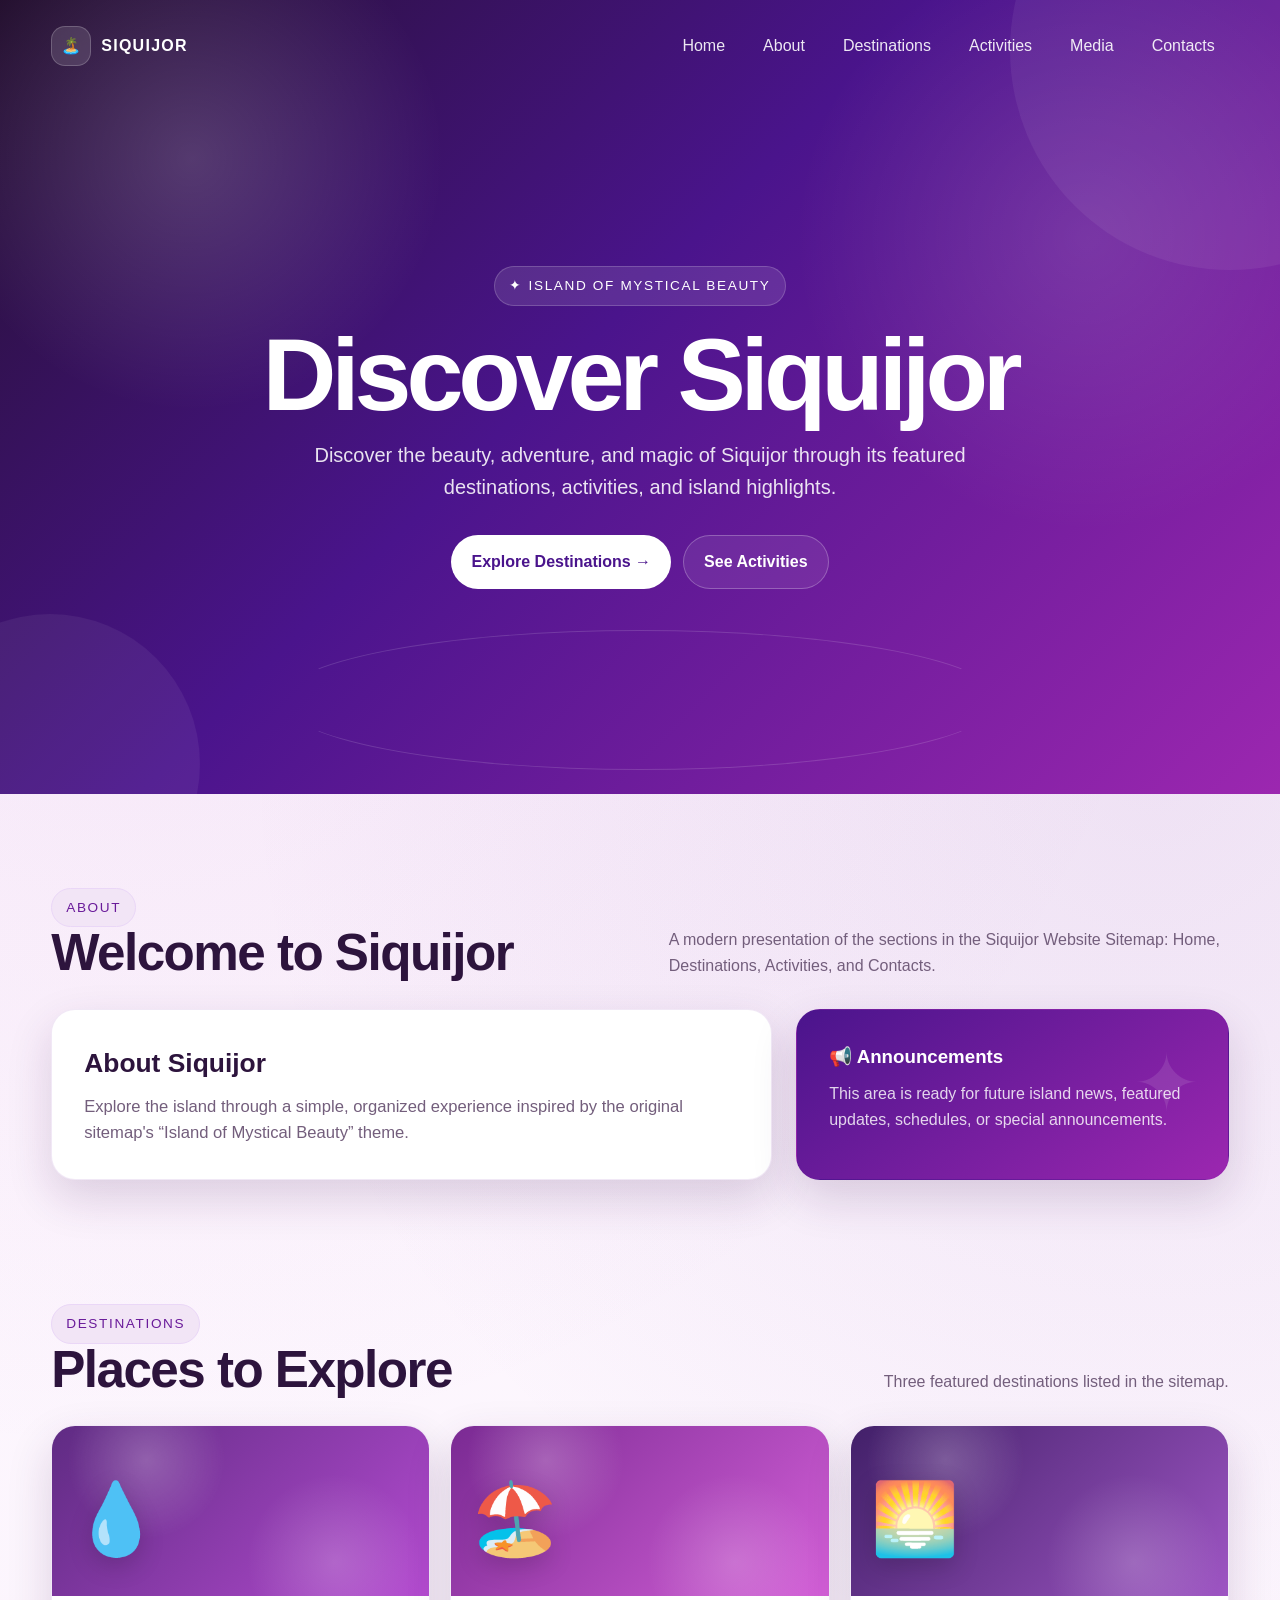
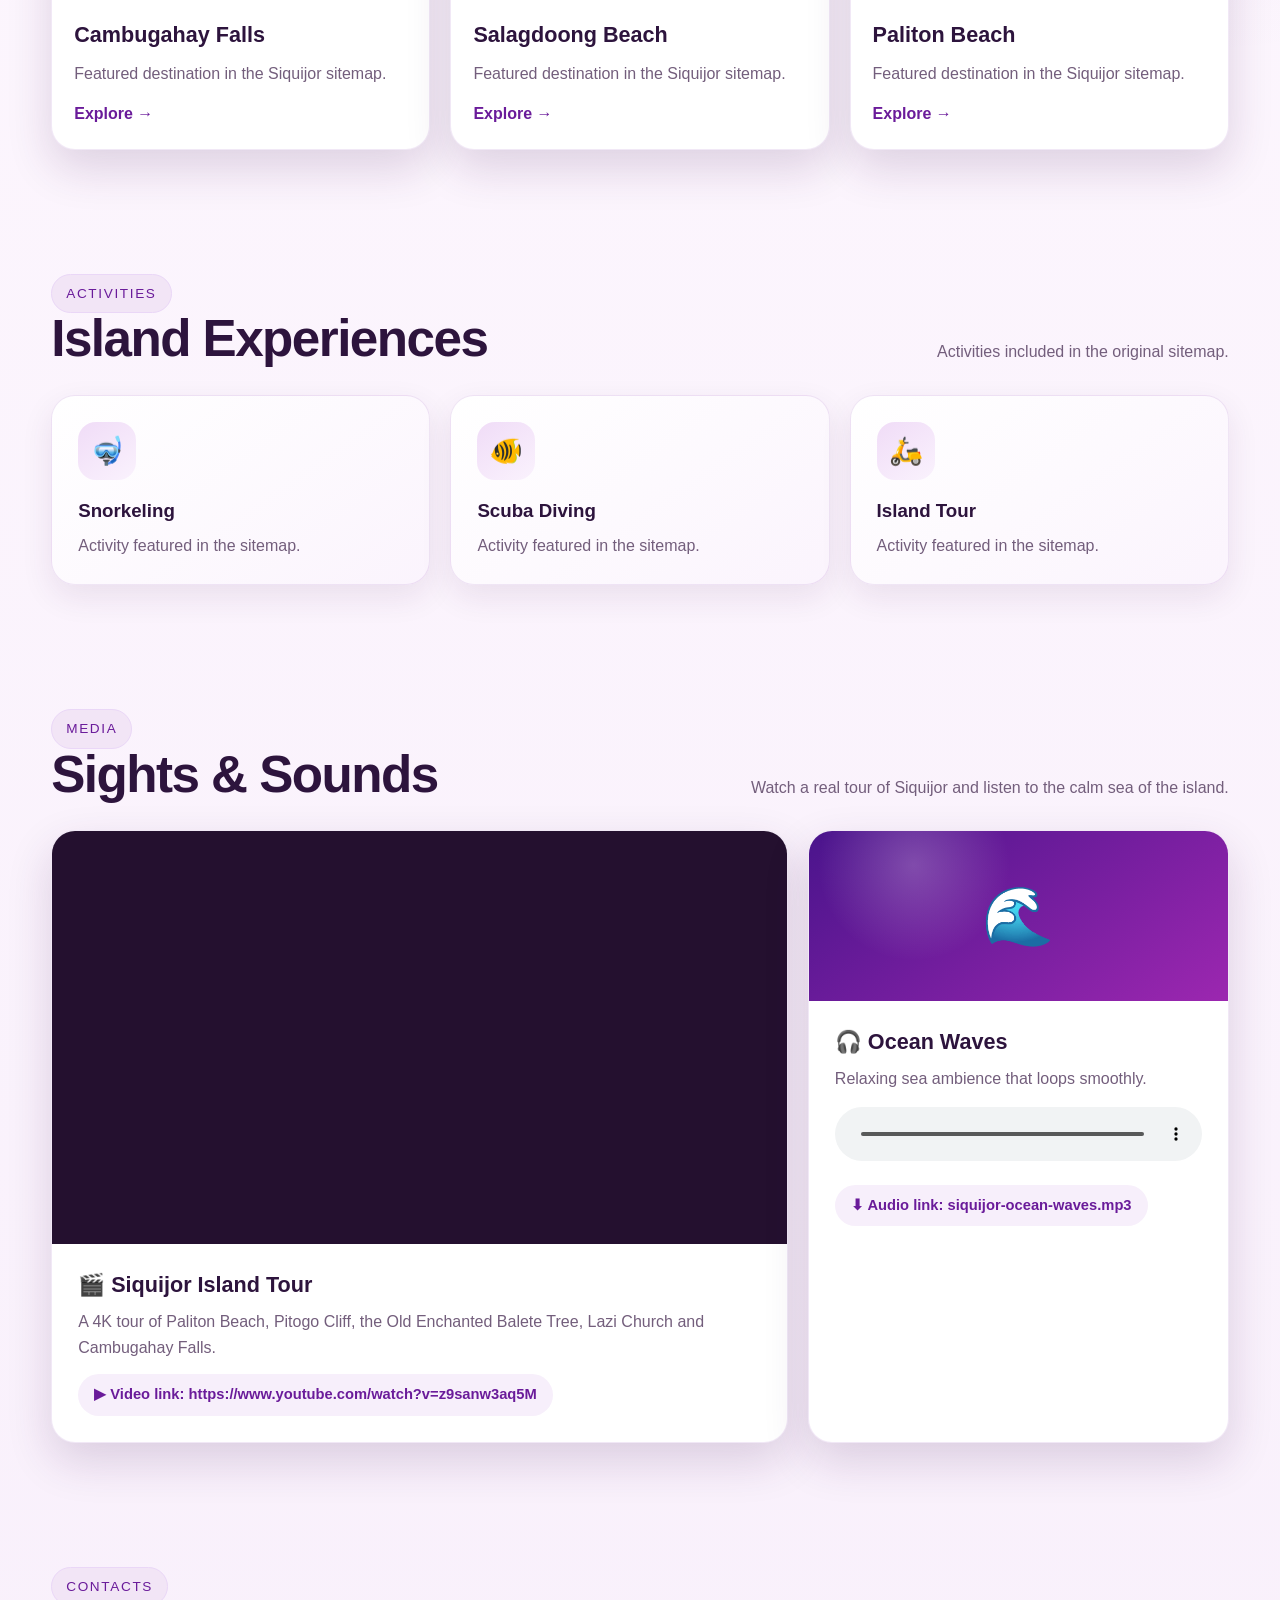
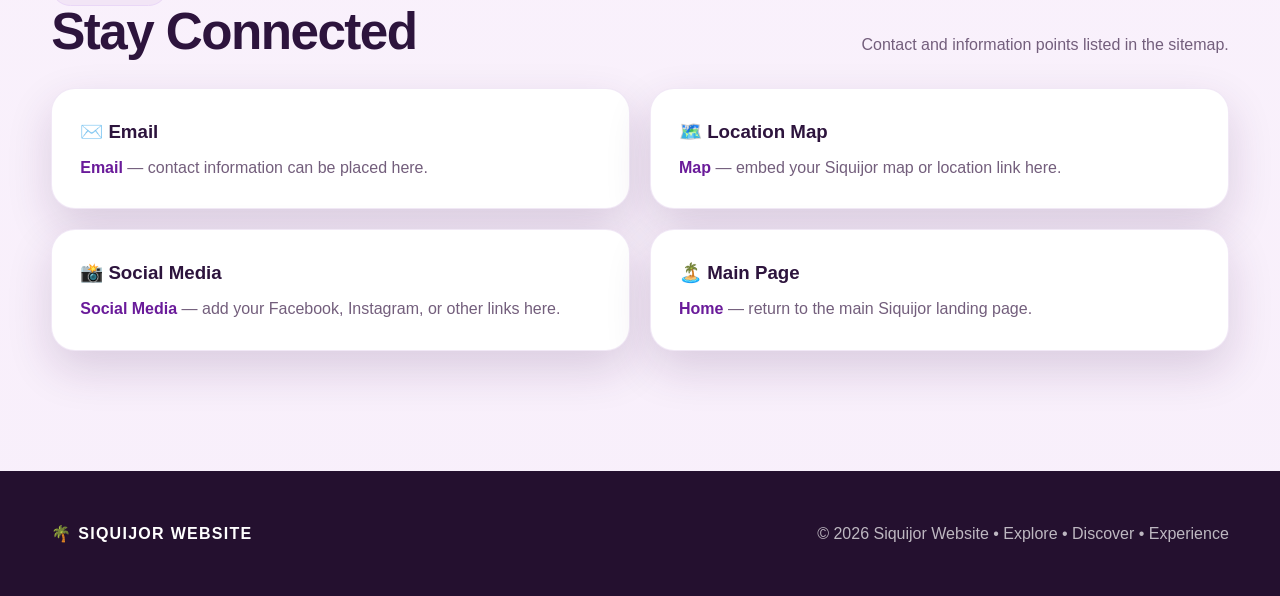
<file: Siquijor_Beautiful_Website.html>
<!DOCTYPE html>
<html lang="en">
<head>
  <meta charset="UTF-8" />
  <meta name="viewport" content="width=device-width, initial-scale=1.0" />
  <meta name="description" content="A beautiful Siquijor travel website inspired by the Siquijor Website Sitemap." />
  <title>Siquijor • Island of Mystical Beauty</title>

  <style>
    :root{
      --purple-950:#24102f;
      --purple-900:#351446;
      --purple-800:#4a148c;
      --purple-700:#6a1b9a;
      --purple-600:#7b1fa2;
      --purple-500:#9c27b0;
      --purple-300:#d7a8e6;
      --purple-100:#f7effb;
      --cream:#fffafc;
      --text:#2d143d;
      --muted:#735e7c;
      --white:#ffffff;
      --shadow:0 18px 45px rgba(64, 20, 83, .16);
      --radius:24px;
      --max:1180px;
    }

    *{box-sizing:border-box;scroll-behavior:smooth}
    body{
      margin:0;
      font-family:Inter,Segoe UI,Arial,sans-serif;
      color:var(--text);
      background:
        radial-gradient(circle at 10% 10%, rgba(156,39,176,.10), transparent 30%),
        radial-gradient(circle at 90% 20%, rgba(106,27,154,.10), transparent 28%),
        linear-gradient(180deg,#fffaff 0%,#f8effb 100%);
      line-height:1.6;
    }
    a{text-decoration:none;color:inherit}
    img{max-width:100%;display:block}

    /* ---------- HEADER ---------- */
    header{
      position:relative;
      overflow:hidden;
      min-height:88vh;
      color:var(--white);
      background:
        radial-gradient(circle at 15% 20%, rgba(255,255,255,.17), transparent 20%),
        radial-gradient(circle at 85% 30%, rgba(255,255,255,.12), transparent 24%),
        linear-gradient(135deg,var(--purple-950),var(--purple-800) 45%,var(--purple-500));
    }

    header::before,
    header::after{
      content:"";
      position:absolute;
      border-radius:50%;
      background:rgba(255,255,255,.06);
      pointer-events:none;
    }
    header::before{width:440px;height:440px;right:-170px;top:-170px}
    header::after{width:300px;height:300px;left:-100px;bottom:-120px}

    .nav{
      position:relative;
      z-index:2;
      width:min(var(--max),92%);
      margin:auto;
      padding:24px 0;
      display:flex;
      align-items:center;
      justify-content:space-between;
      gap:24px;
    }

    .brand{
      font-weight:800;
      letter-spacing:.08em;
      text-transform:uppercase;
      display:flex;
      align-items:center;
      gap:10px;
    }
    .brand-mark{
      width:40px;height:40px;
      display:grid;place-items:center;
      border-radius:14px;
      background:rgba(255,255,255,.13);
      border:1px solid rgba(255,255,255,.2);
      backdrop-filter:blur(10px);
    }

    .nav-links{
      display:flex;
      flex-wrap:wrap;
      gap:10px;
      justify-content:flex-end;
    }
    .nav-links a{
      padding:9px 14px;
      border-radius:999px;
      color:rgba(255,255,255,.9);
      transition:.25s ease;
    }
    .nav-links a:hover{
      background:rgba(255,255,255,.12);
      color:#fff;
      transform:translateY(-2px);
    }

    .hero{
      position:relative;
      z-index:1;
      width:min(var(--max),92%);
      margin:0 auto;
      min-height:calc(88vh - 90px);
      display:grid;
      place-items:center;
      text-align:center;
      padding:50px 0 80px;
    }

    .eyebrow{
      display:inline-flex;
      align-items:center;
      gap:8px;
      padding:8px 14px;
      border-radius:999px;
      background:rgba(255,255,255,.11);
      border:1px solid rgba(255,255,255,.18);
      font-size:.85rem;
      letter-spacing:.12em;
      text-transform:uppercase;
    }

    .hero h1{
      max-width:850px;
      margin:20px auto 16px;
      font-size:clamp(3rem,8vw,6.7rem);
      line-height:.95;
      letter-spacing:-.05em;
    }

    .hero p{
      max-width:720px;
      margin:0 auto;
      font-size:clamp(1rem,2vw,1.25rem);
      color:rgba(255,255,255,.88);
    }

    .hero-actions{
      margin-top:32px;
      display:flex;
      justify-content:center;
      flex-wrap:wrap;
      gap:12px;
    }
    .btn{
      padding:13px 20px;
      border-radius:999px;
      font-weight:700;
      transition:.25s ease;
      display:inline-flex;
      align-items:center;
      gap:9px;
    }
    .btn-primary{
      background:#fff;
      color:var(--purple-800);
    }
    .btn-secondary{
      border:1px solid rgba(255,255,255,.25);
      color:#fff;
      background:rgba(255,255,255,.08);
    }
    .btn:hover{transform:translateY(-3px);box-shadow:0 12px 26px rgba(0,0,0,.14)}

    .hero-orbit{
      position:absolute;
      inset:auto 50% 24px auto;
      transform:translateX(50%);
      width:min(720px,88vw);
      height:140px;
      border-radius:50%;
      border:1px solid rgba(255,255,255,.14);
      border-left-color:transparent;
      border-right-color:transparent;
    }

    /* ---------- MAIN ---------- */
    main{
      width:min(var(--max),92%);
      margin:auto;
    }

    section{
      padding:94px 0 30px;
      scroll-margin-top:80px;
    }

    .section-heading{
      display:flex;
      align-items:end;
      justify-content:space-between;
      gap:20px;
      margin-bottom:30px;
    }
    .section-heading h2{
      margin:0;
      font-size:clamp(2rem,4vw,3.2rem);
      line-height:1;
      letter-spacing:-.03em;
    }
    .section-heading p{
      margin:0;
      max-width:560px;
      color:var(--muted);
    }

    /* ---------- INTRO ---------- */
    .intro{
      display:grid;
      grid-template-columns:1.25fr .75fr;
      gap:24px;
    }
    .intro-card,
    .announcement{
      border-radius:var(--radius);
      padding:32px;
      box-shadow:var(--shadow);
      border:1px solid rgba(123,31,162,.10);
    }
    .intro-card{
      background:#fff;
    }
    .intro-card h3{
      margin:0 0 10px;
      font-size:1.65rem;
    }
    .intro-card p{
      margin:0;
      color:var(--muted);
      font-size:1.04rem;
    }
    .announcement{
      color:#fff;
      background:linear-gradient(145deg,var(--purple-800),var(--purple-500));
      position:relative;
      overflow:hidden;
    }
    .announcement::after{
      content:"✦";
      position:absolute;
      right:28px;top:10px;
      font-size:5rem;
      opacity:.1;
    }
    .announcement h3{margin:0 0 10px}
    .announcement p{margin:0;color:rgba(255,255,255,.82)}

    /* ---------- DESTINATIONS ---------- */
    .cards{
      display:grid;
      grid-template-columns:repeat(3,1fr);
      gap:20px;
    }
    .card{
      position:relative;
      overflow:hidden;
      min-height:290px;
      background:#fff;
      border:1px solid rgba(123,31,162,.10);
      border-radius:var(--radius);
      box-shadow:var(--shadow);
      transition:.3s ease;
    }
    .card:hover{
      transform:translateY(-8px);
      box-shadow:0 24px 55px rgba(64,20,83,.22);
    }

    .card-visual{
      height:170px;
      position:relative;
      display:flex;
      align-items:flex-end;
      padding:20px;
      color:#fff;
      overflow:hidden;
    }
    .card-visual::before{
      content:"";
      position:absolute;
      inset:0;
      background:
        radial-gradient(circle at 25% 20%, rgba(255,255,255,.22), transparent 25%),
        radial-gradient(circle at 75% 80%, rgba(255,255,255,.18), transparent 28%);
    }
    .visual-falls{background:linear-gradient(135deg,#5f2b83,#b44bd0)}
    .visual-beach1{background:linear-gradient(135deg,#7a2a93,#d35fd7)}
    .visual-beach2{background:linear-gradient(135deg,#422069,#9e55c3)}

    .visual-icon{
      position:relative;
      z-index:1;
      font-size:4.4rem;
      filter:drop-shadow(0 8px 12px rgba(0,0,0,.16));
    }

    .card-body{padding:22px}
    .card-body h3{margin:0 0 8px;font-size:1.35rem}
    .card-body p{margin:0;color:var(--muted)}
    .card-link{
      display:inline-flex;
      margin-top:15px;
      color:var(--purple-700);
      font-weight:800;
    }

    /* ---------- ACTIVITIES ---------- */
    .activity-grid{
      display:grid;
      grid-template-columns:repeat(3,1fr);
      gap:20px;
    }
    .activity{
      padding:26px;
      background:linear-gradient(145deg,#fff,#fbf4fd);
      border:1px solid rgba(123,31,162,.11);
      border-radius:var(--radius);
      box-shadow:0 12px 32px rgba(64,20,83,.09);
      transition:.3s ease;
    }
    .activity:hover{transform:translateY(-5px)}
    .activity-icon{
      width:58px;height:58px;
      display:grid;place-items:center;
      border-radius:18px;
      background:linear-gradient(145deg,#f0dcf7,#faf2fd);
      font-size:1.7rem;
      margin-bottom:16px;
    }
    .activity h3{margin:0 0 7px}
    .activity p{margin:0;color:var(--muted)}

    /* ---------- MEDIA (VIDEO + AUDIO) ---------- */
    .media-grid{
      display:grid;
      grid-template-columns:1.4fr .8fr;
      gap:20px;
    }
    .media-card{
      background:#fff;
      border:1px solid rgba(123,31,162,.10);
      border-radius:var(--radius);
      box-shadow:var(--shadow);
      overflow:hidden;
      display:flex;
      flex-direction:column;
    }
    .media-card video{
      width:100%;
      aspect-ratio:16/9;
      background:var(--purple-950);
      display:block;
    }
    .video-frame{aspect-ratio:16/9;background:var(--purple-950)}
    .video-frame iframe{width:100%;height:100%;border:0;display:block}
    .media-body{padding:24px 26px 26px}
    .media-body h3{margin:0 0 6px;font-size:1.35rem}
    .media-body p{margin:0 0 14px;color:var(--muted)}
    .media-link{
      display:inline-flex;
      align-items:center;
      gap:8px;
      padding:9px 16px;
      border-radius:999px;
      background:var(--purple-100);
      color:var(--purple-700);
      font-weight:800;
      font-size:.92rem;
      transition:.25s ease;
    }
    .media-link:hover{background:var(--purple-300);transform:translateY(-2px)}
    .audio-visual{
      height:170px;
      display:grid;
      place-items:center;
      font-size:3.6rem;
      color:#fff;
      background:
        radial-gradient(circle at 25% 20%, rgba(255,255,255,.22), transparent 28%),
        linear-gradient(145deg,var(--purple-800),var(--purple-500));
    }
    .media-card audio{width:100%;margin:2px 0 16px}

    /* ---------- CONTACTS ---------- */
    .contact-grid{
      display:grid;
      grid-template-columns:1fr 1fr;
      gap:20px;
    }
    .contact{
      background:#fff;
      padding:28px;
      border-radius:var(--radius);
      border:1px solid rgba(123,31,162,.10);
      box-shadow:var(--shadow);
    }
    .contact h3{margin:0 0 8px}
    .contact p{margin:0;color:var(--muted)}
    .contact strong{color:var(--purple-700)}

    /* ---------- FOOTER ---------- */
    footer{
      margin-top:90px;
      background:var(--purple-950);
      color:#fff;
      padding:50px 0;
    }
    .footer-inner{
      width:min(var(--max),92%);
      margin:auto;
      display:flex;
      justify-content:space-between;
      align-items:center;
      gap:20px;
      flex-wrap:wrap;
    }
    .footer-inner p{margin:0;color:rgba(255,255,255,.7)}
    .footer-brand{font-weight:800;letter-spacing:.08em}

    /* ---------- FLOATING ELEMENT ---------- */
    .spark{
      position:fixed;
      width:7px;height:7px;
      border-radius:50%;
      background:rgba(156,39,176,.28);
      pointer-events:none;
      animation:float 7s ease-in-out infinite;
      z-index:0;
    }
    .s1{left:5%;top:45%;animation-delay:.5s}
    .s2{right:7%;top:58%;animation-delay:2s}
    .s3{left:12%;top:78%;animation-delay:1s}
    @keyframes float{
      0%,100%{transform:translateY(0)}
      50%{transform:translateY(-20px)}
    }

    @media (max-width:900px){
      .intro,.contact-grid,.media-grid{grid-template-columns:1fr}
      .cards,.activity-grid{grid-template-columns:repeat(2,1fr)}
      .nav{align-items:flex-start;flex-direction:column}
      .nav-links{justify-content:flex-start}
    }

    @media (max-width:620px){
      header{min-height:92vh}
      .cards,.activity-grid{grid-template-columns:1fr}
      .section-heading{display:block}
      .section-heading p{margin-top:12px}
      .hero h1{font-size:3.25rem}
      .intro-card,.announcement,.contact,.activity{padding:24px}
    }
  </style>
</head>

<body>

  <div class="spark s1"></div>
  <div class="spark s2"></div>
  <div class="spark s3"></div>

  <header id="home">
    <div class="nav">
      <a class="brand" href="#home" aria-label="Siquijor home">
        <span class="brand-mark">🏝️</span>
        SIQUIJOR
      </a>

      <nav class="nav-links" aria-label="Main navigation">
        <a href="#home">Home</a>
        <a href="#about">About</a>
        <a href="#destinations">Destinations</a>
        <a href="#activities">Activities</a>
        <a href="#media">Media</a>
        <a href="#contacts">Contacts</a>
      </nav>
    </div>

    <div class="hero">
      <div>
        <span class="eyebrow">✦ Island of Mystical Beauty</span>
        <h1>Discover Siquijor</h1>
        <p>
          Discover the beauty, adventure, and magic of Siquijor through its
          featured destinations, activities, and island highlights.
        </p>

        <div class="hero-actions">
          <a class="btn btn-primary" href="#destinations">Explore Destinations →</a>
          <a class="btn btn-secondary" href="#activities">See Activities</a>
        </div>
      </div>

      <div class="hero-orbit" aria-hidden="true"></div>
    </div>
  </header>

  <main>

    <section id="about">
      <div class="section-heading">
        <div>
          <div class="eyebrow" style="color:#6a1b9a;background:#f2e5f6;border-color:#ead7f7;">ABOUT</div>
          <h2>Welcome to Siquijor</h2>
        </div>
        <p>
          A modern presentation of the sections in the Siquijor Website Sitemap:
          Home, Destinations, Activities, and Contacts.
        </p>
      </div>

      <div class="intro">
        <article class="intro-card">
          <h3>About Siquijor</h3>
          <p>
            Explore the island through a simple, organized experience inspired
            by the original sitemap's “Island of Mystical Beauty” theme.
          </p>
        </article>

        <aside class="announcement">
          <h3>📢 Announcements</h3>
          <p>
            This area is ready for future island news, featured updates,
            schedules, or special announcements.
          </p>
        </aside>
      </div>
    </section>

    <section id="destinations">
      <div class="section-heading">
        <div>
          <div class="eyebrow" style="color:#6a1b9a;background:#f2e5f6;border-color:#ead7f7;">DESTINATIONS</div>
          <h2>Places to Explore</h2>
        </div>
        <p>Three featured destinations listed in the sitemap.</p>
      </div>

      <div class="cards">
        <article class="card">
          <div class="card-visual visual-falls">
            <div class="visual-icon">💧</div>
          </div>
          <div class="card-body">
            <h3>Cambugahay Falls</h3>
            <p>Featured destination in the Siquijor sitemap.</p>
            <a class="card-link" href="#contacts">Explore →</a>
          </div>
        </article>

        <article class="card">
          <div class="card-visual visual-beach1">
            <div class="visual-icon">🏖️</div>
          </div>
          <div class="card-body">
            <h3>Salagdoong Beach</h3>
            <p>Featured destination in the Siquijor sitemap.</p>
            <a class="card-link" href="#contacts">Explore →</a>
          </div>
        </article>

        <article class="card">
          <div class="card-visual visual-beach2">
            <div class="visual-icon">🌅</div>
          </div>
          <div class="card-body">
            <h3>Paliton Beach</h3>
            <p>Featured destination in the Siquijor sitemap.</p>
            <a class="card-link" href="#contacts">Explore →</a>
          </div>
        </article>
      </div>
    </section>

    <section id="activities">
      <div class="section-heading">
        <div>
          <div class="eyebrow" style="color:#6a1b9a;background:#f2e5f6;border-color:#ead7f7;">ACTIVITIES</div>
          <h2>Island Experiences</h2>
        </div>
        <p>Activities included in the original sitemap.</p>
      </div>

      <div class="activity-grid">
        <article class="activity">
          <div class="activity-icon">🤿</div>
          <h3>Snorkeling</h3>
          <p>Activity featured in the sitemap.</p>
        </article>

        <article class="activity">
          <div class="activity-icon">🐠</div>
          <h3>Scuba Diving</h3>
          <p>Activity featured in the sitemap.</p>
        </article>

        <article class="activity">
          <div class="activity-icon">🛵</div>
          <h3>Island Tour</h3>
          <p>Activity featured in the sitemap.</p>
        </article>
      </div>
    </section>

    <section id="media">
      <div class="section-heading">
        <div>
          <div class="eyebrow" style="color:#6a1b9a;background:#f2e5f6;border-color:#ead7f7;">MEDIA</div>
          <h2>Sights &amp; Sounds</h2>
        </div>
        <p>Watch a real tour of Siquijor and listen to the calm sea of the island.</p>
      </div>

      <div class="media-grid">
        <article class="media-card">
          <div class="video-frame">
            <iframe src="https://www.youtube-nocookie.com/embed/z9sanw3aq5M"
                    title="Siquijor island tour: Paliton Beach, Pitogo Cliff, Balete Tree, Lazi Church and Cambugahay Falls"
                    loading="lazy" allowfullscreen
                    allow="accelerometer; autoplay; clipboard-write; encrypted-media; gyroscope; picture-in-picture; web-share"
                    referrerpolicy="strict-origin-when-cross-origin"></iframe>
          </div>
          <div class="media-body">
            <h3>🎬 Siquijor Island Tour</h3>
            <p>A 4K tour of Paliton Beach, Pitogo Cliff, the Old Enchanted Balete Tree, Lazi Church and Cambugahay Falls.</p>
            <a class="media-link" href="https://www.youtube.com/watch?v=z9sanw3aq5M" target="_blank" rel="noopener">▶ Video link: https://www.youtube.com/watch?v=z9sanw3aq5M</a>
          </div>
        </article>

        <article class="media-card">
          <div class="audio-visual" aria-hidden="true">🌊</div>
          <div class="media-body">
            <h3>🎧 Ocean Waves</h3>
            <p>Relaxing sea ambience that loops smoothly.</p>
            <audio id="siquijorAudio" controls loop preload="metadata">
              <source src="[data-uri]" type="audio/mpeg" />
              Your browser does not support the audio element.
            </audio>
            <a class="media-link" id="dlAudio" download="siquijor-ocean-waves.mp3" href="#">⬇ Audio link: siquijor-ocean-waves.mp3</a>
          </div>
        </article>
      </div>
    </section>

    <section id="contacts">
      <div class="section-heading">
        <div>
          <div class="eyebrow" style="color:#6a1b9a;background:#f2e5f6;border-color:#ead7f7;">CONTACTS</div>
          <h2>Stay Connected</h2>
        </div>
        <p>Contact and information points listed in the sitemap.</p>
      </div>

      <div class="contact-grid">
        <article class="contact">
          <h3>✉️ Email</h3>
          <p><strong>Email</strong> — contact information can be placed here.</p>
        </article>

        <article class="contact">
          <h3>🗺️ Location Map</h3>
          <p><strong>Map</strong> — embed your Siquijor map or location link here.</p>
        </article>

        <article class="contact">
          <h3>📸 Social Media</h3>
          <p><strong>Social Media</strong> — add your Facebook, Instagram, or other links here.</p>
        </article>

        <article class="contact">
          <h3>🏝️ Main Page</h3>
          <p><strong>Home</strong> — return to the main Siquijor landing page.</p>
        </article>
      </div>
    </section>

  </main>

  <footer>
    <div class="footer-inner">
      <div class="footer-brand">🌴 SIQUIJOR WEBSITE</div>
      <p>© 2026 Siquijor Website • Explore • Discover • Experience</p>
    </div>
  </footer>


  <script>
    // Point the audio download link at the embedded audio file
    (function(){
      var a=document.querySelector('#siquijorAudio source');
      if(a) document.getElementById('dlAudio').href=a.src;
    })();
  </script>

</body>
</html>
</file>
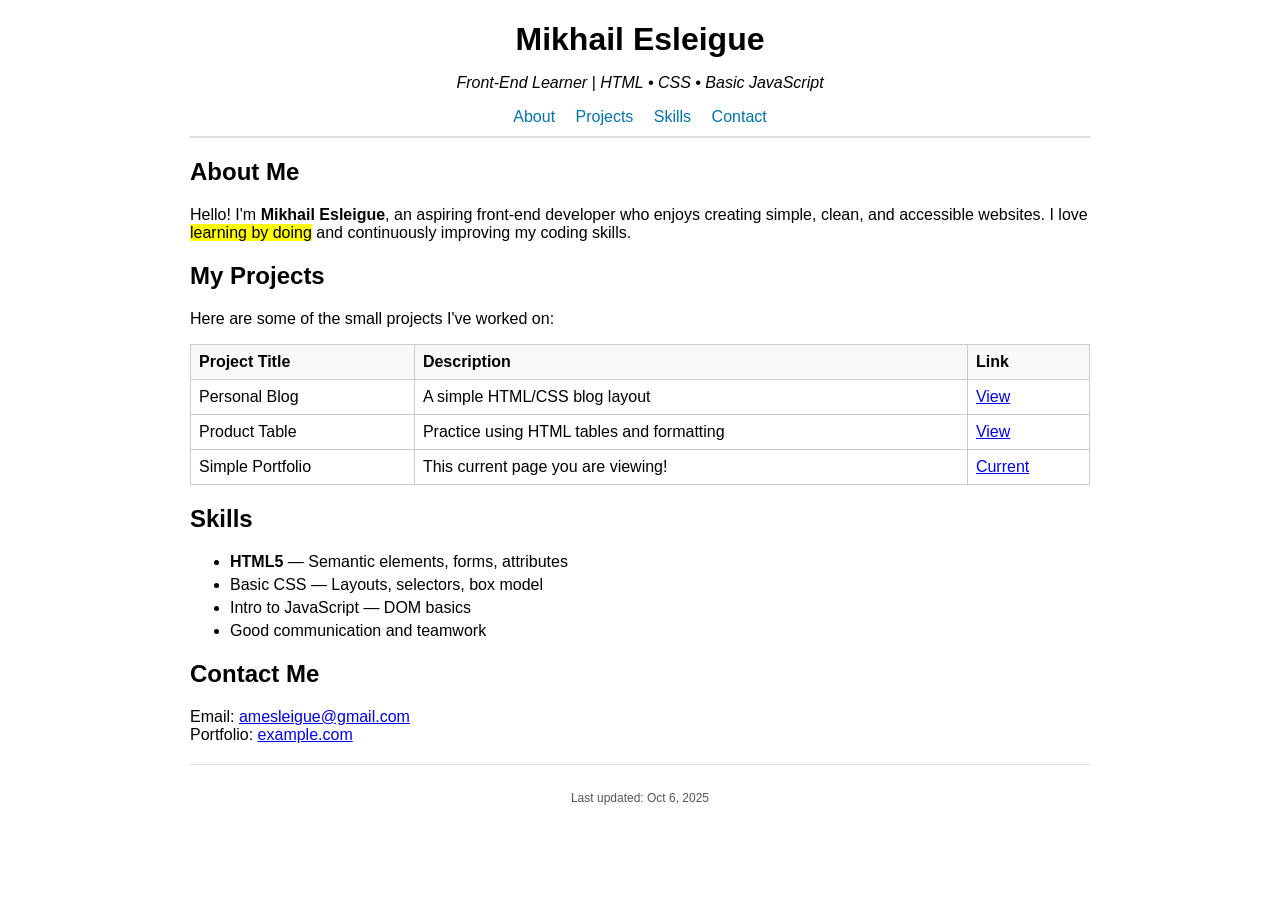
<file: HTML/About Me 2.html>
<!DOCTYPE html>
<html>

<html>
<head>
  <meta charset="utf-8">
  <meta name="viewport" content="width=device-width, initial-scale=1">
  <title>Untitled fiddle</title>

  <style>
    
  </style>

  
</head>
<body>
  <!DOCTYPE html>
<html lang="en">
<head>
<meta charset="utf-8">
<meta name="viewport" content="width=device-width, initial-scale=1">
<title>My Portfolio - Task 2</title>
<style>
body { font-family: Arial, Helvetica, sans-serif; max-width: 900px; margin: 20px auto; line-
height: 1.6; }
header { text-align: center; border-bottom: 2px solid #ddd; padding-bottom: 10px; margin-
bottom: 20px; }
header h1 { margin-bottom: 5px; }
nav a { margin: 0 8px; text-decoration: none; color: #0073aa; }
nav a:hover { text-decoration: underline; }
section { margin-bottom: 20px; }
table { width: 100%; border-collapse: collapse; margin-top: 10px; }
th, td { border: 1px solid #ccc; padding: 8px; text-align: left; }
th { background-color: #f9f9f9; }
.skills li { margin-bottom: 5px; }
footer { text-align: center; border-top: 1px solid #ddd; padding-top: 10px; font-size: 0.9em;
color: #555; }
</style>
</head>
<body>
<header>
<h1 id="portfolio-name">Mikhail Esleigue</h1>
<p><em>Front-End Learner | HTML • CSS • Basic JavaScript</em></p>
<nav>
<a href="#about" title="Go to About section">About</a>
<a href="#projects" title="Go to Projects section">Projects</a>
<a href="#skills" title="Go to Skills section">Skills</a>
<a href="#contact" title="Go to Contact section">Contact</a>
</nav>
</header>
<section id="about">
<h2>About Me</h2>
<p>Hello! I'm <strong>Mikhail Esleigue</strong>, an aspiring front-end developer who enjoys creating
simple, clean, and accessible websites. I love <mark>learning by doing</mark> and
continuously improving my coding skills.</p>
</section>
<section id="projects">
<h2>My Projects</h2>
<p>Here are some of the small projects I've worked on:</p>
<table>
<thead>
<tr>
<th>Project Title</th>
<th>Description</th>
<th>Link</th>
</tr>
</thead>
<tbody>
<tr>
<td>Personal Blog</td>
<td>A simple HTML/CSS blog layout</td>
<td><a href="https://example.com/blog" target="_blank" title="Open Blog
project">View</a></td>
</tr>
<tr>
<td>Product Table</td>
<td>Practice using HTML tables and formatting</td>
<td><a href="https://example.com/table" target="_blank" title="Open Table
project">View</a></td>
</tr>
<tr>
<td>Simple Portfolio</td>
<td>This current page you are viewing!</td>
<td><a href="#top" title="You are here">Current</a></td>
</tr>
</tbody>
</table>
</section>
<section id="skills">
<h2>Skills</h2>
<ul class="skills">
<li><strong>HTML5</strong> — Semantic elements, forms, attributes</li>
<li>Basic CSS — Layouts, selectors, box model</li>
<li>Intro to JavaScript — DOM basics</li>
<li>Good communication and teamwork</li>
</ul>
</section>
<section id="contact">
<h2>Contact Me</h2>
<p>

Email:
<a href="amesleigue@gmail.com" title="Send me an
email">amesleigue@gmail.com</a><br>
Portfolio:
<a href="https://example.com" target="_blank" title="Visit my main portfolio
site">example.com</a>
</p>

</section>
<footer>
<p><small>Last updated: <time datetime="2025-10-06">Oct 6, 2025</time></small></p>
</footer>
</body>
</html>

  <script>
    
  </script>
</body>
</html>
</file>
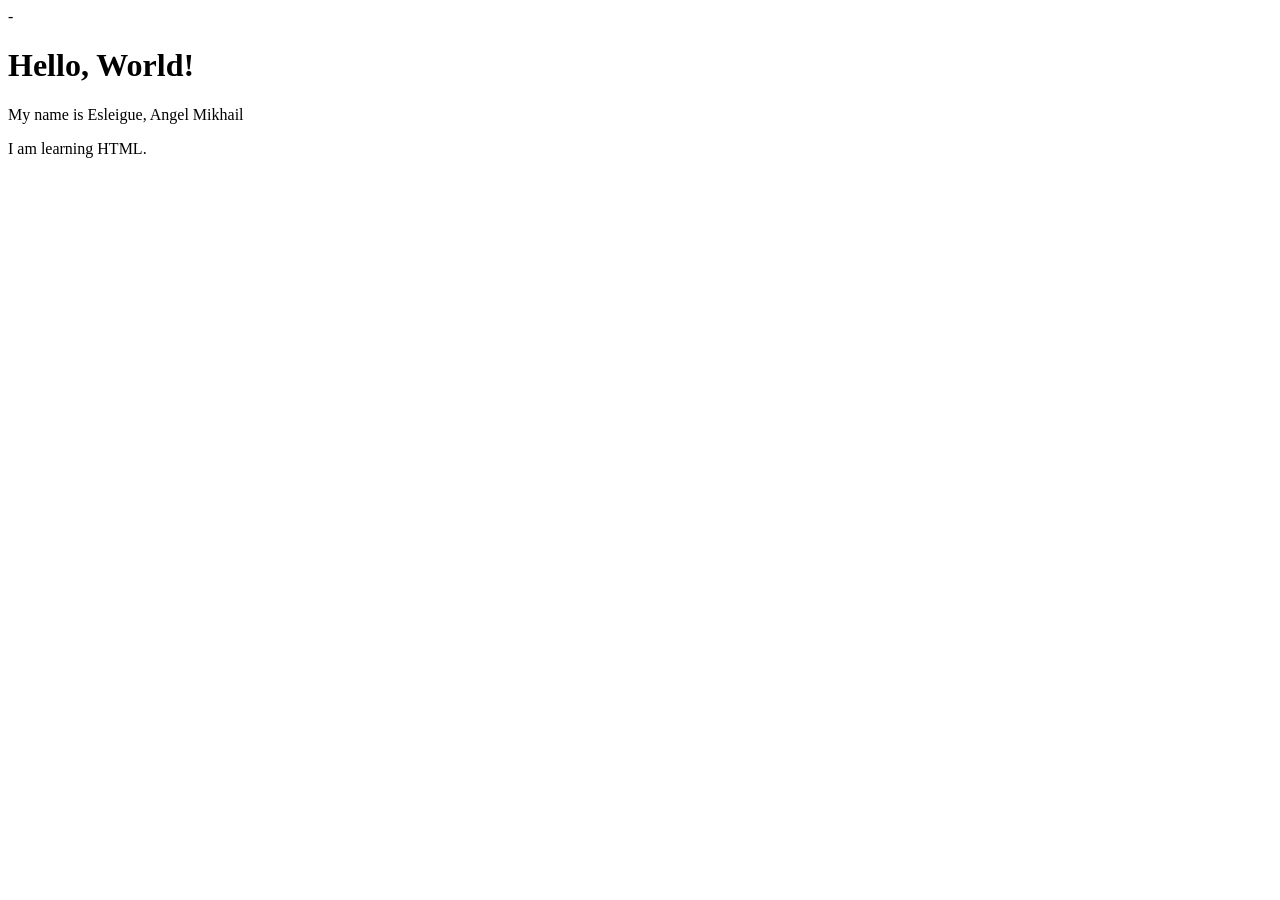
<file: HTML/Index2.html>
-<!DOCTYPE html>

<html>



<head>

   <title>My First Webpage</title>

</head>



<body>



   <h1>Hello, World!</h1>



   <p>My name is Esleigue, Angel Mikhail</p>



   <p>I am learning HTML.</p>



</body>



</html>
</file>
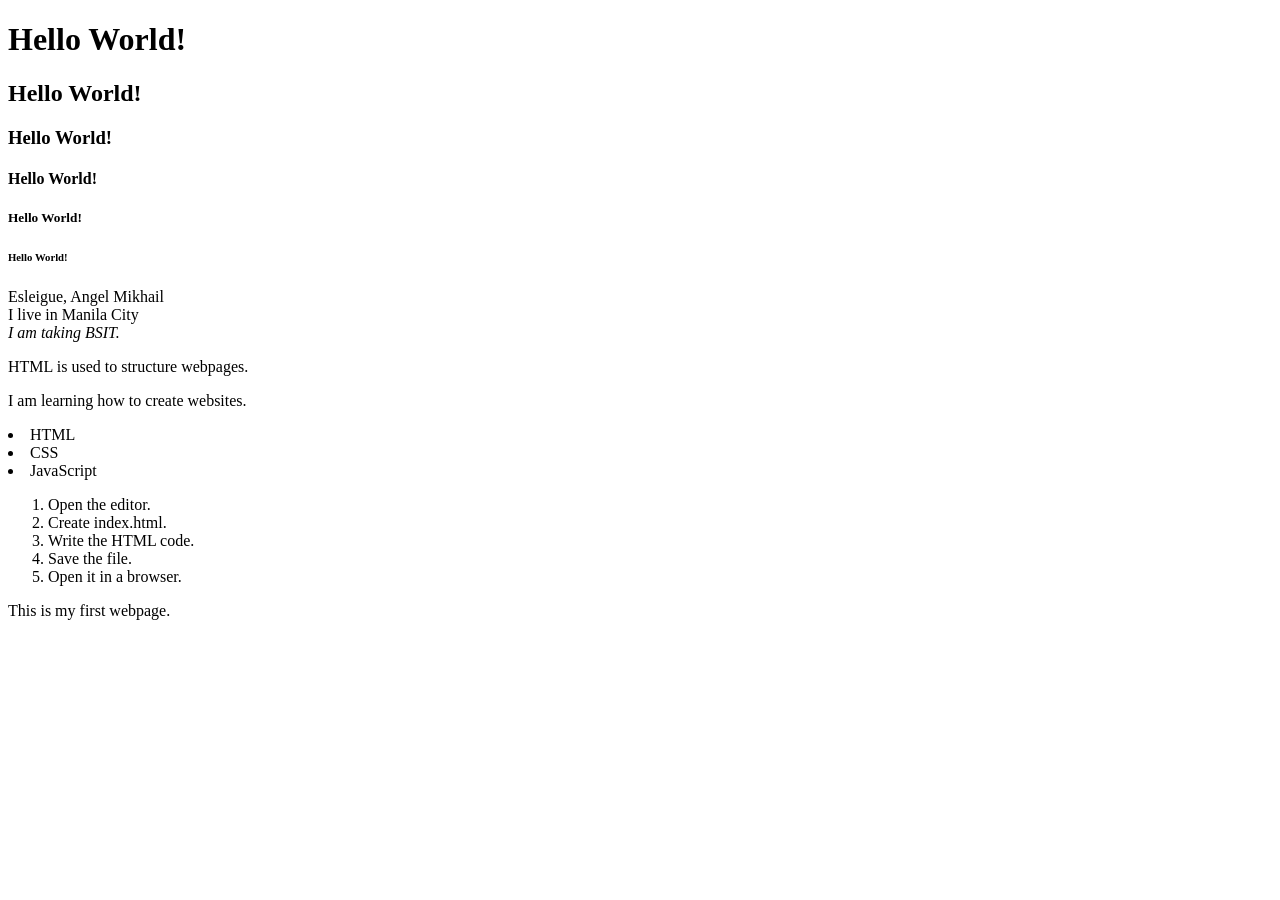
<file: HTML/index3.html>
<!DOCTYPE html> 

<html>

<head>

   <title>EXPLORING</title>

</head>

 

<body>

<h1>Hello World! </h1>

<h2>Hello World! </h2>

<h3>Hello World! </h3>

<h4>Hello World! </h4>

<h5>Hello World! </h5>

<h6>Hello World! </h6>



<p>

   Esleigue, Angel Mikhail<br>

  I live in Manila City<br>



<em>I am taking BSIT.</em>





 <p>HTML is used to structure webpages.</p>

<p>I am learning how to create websites.</p



<ul>

   <li>HTML</li>

   <li>CSS</li>

   <li>JavaScript</li>

</ul>



<ol>

   <li>Open the editor.</li>

   <li>Create index.html.</li>

   <li>Write the HTML code.</li>

   <li>Save the file.</li>

   <li>Open it in a browser.</li>

</ol>



 <p>This is my first webpage.</p>





 

</body>

</html>
</file>
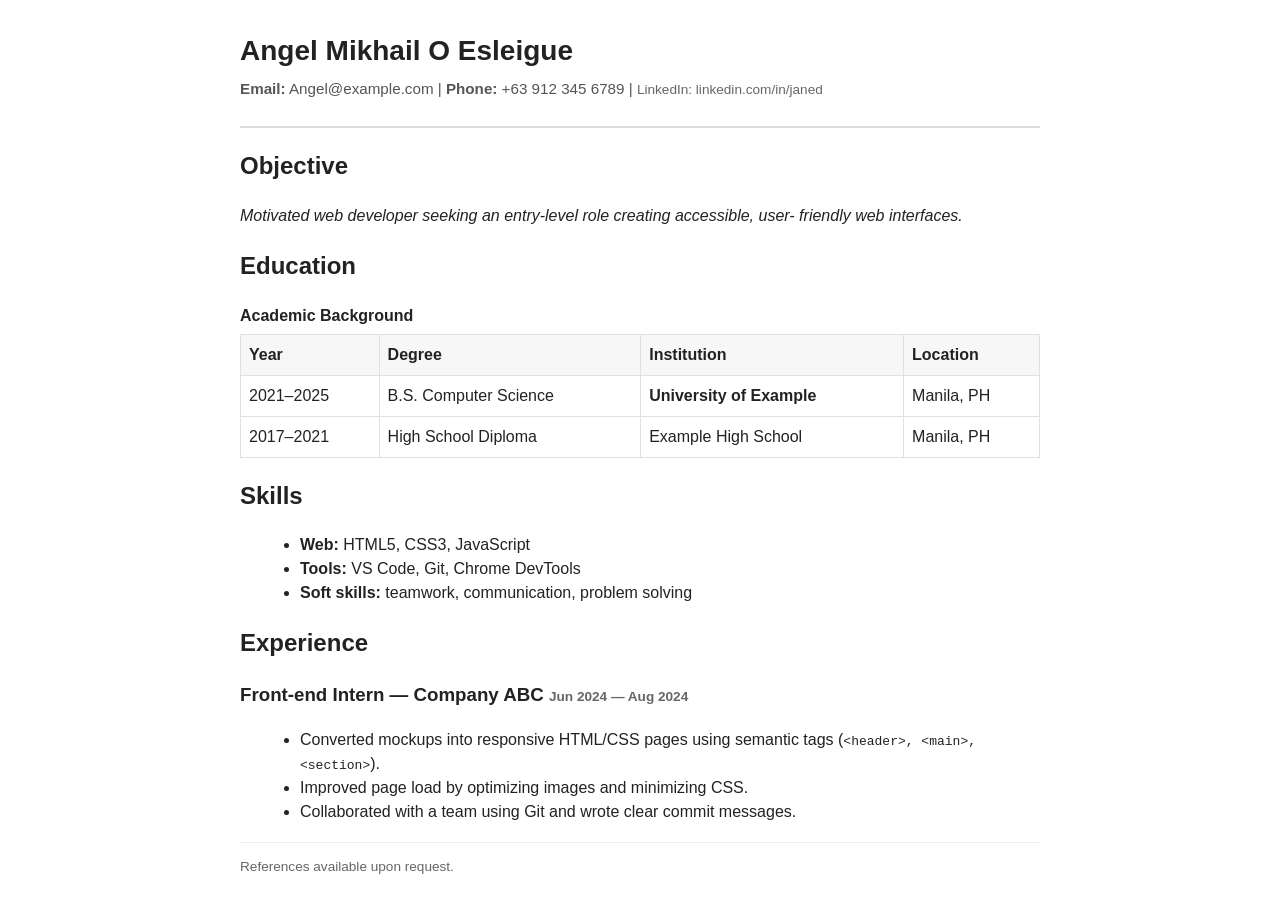
<file: ResumeLab/ACTIVITY2.html>
<!DOCTYPE html>
<html lang="en">
<head>
<meta charset="utf-8" />
<meta name="viewport" content="width=device-width, initial-scale=1" />
<title>Resume — Angel Mikhail O Esleigue</title>
<style>
body { font-family: Arial, sans-serif; line-height: 1.5; max-width: 800px; margin: 30px auto;
padding: 0 20px; color: #222; }
header { border-bottom: 2px solid #ddd; padding-bottom: 10px; margin-bottom: 16px; }
h1 { font-size: 28px; margin: 0; }
.contact { font-size: 0.95rem; color: #555; margin-top: 6px; }
section { margin-bottom: 14px; }
table { width: 100%; border-collapse: collapse; margin-top: 8px; }
table caption { font-weight: bold; text-align: left; margin-bottom: 6px; }
th, td { border: 1px solid #e0e0e0; padding: 8px; text-align: left; }
th { background: #f7f7f7; }
ul { margin: 8px 0 8px 20px; }
.job-title { font-weight: 700; }
.small { font-size: 0.85rem; color: #666; }
footer { margin-top: 18px; }
hr { border: none; border-top: 1px solid #eee; margin: 12px 0; }
</style>
</head>
<body>

<header>
<h1>Angel Mikhail O Esleigue</h1>
<p class="contact">
<strong>Email:</strong> Angel@example.com |
<strong>Phone:</strong> +63 912 345 6789 |
<span class="small">LinkedIn: linkedin.com/in/janed</span>
</p>
</header>
<section id="objective">
<h2>Objective</h2>
<p><em>Motivated web developer seeking an entry-level role creating accessible, user-
friendly web interfaces.</em></p>
</section>

<section id="education">
<h2>Education</h2>
<table>
<caption>Academic Background</caption>
<thead>
<tr>
<th scope="col">Year</th>
<th scope="col">Degree</th>
<th scope="col">Institution</th>
<th scope="col">Location</th>
</tr>
</thead>
<tbody>
<tr>
<td>2021–2025</td>
<td>B.S. Computer Science</td>
<td><strong>University of Example</strong></td>
<td>Manila, PH</td>
</tr>
<tr>
<td>2017–2021</td>
<td>High School Diploma</td>
<td>Example High School</td>
<td>Manila, PH</td>
</tr>
</tbody>
</table>
</section>

<section id="skills">
<h2>Skills</h2>
<ul>
<li><strong>Web:</strong> HTML5, CSS3, JavaScript</li>
<li><strong>Tools:</strong> VS Code, Git, Chrome DevTools</li>
<li><strong>Soft skills:</strong> teamwork, communication, problem solving</li>
</ul>
</section>

<section id="experience">
<h2>Experience</h2>
<article>
<h3 class="job-title">Front-end Intern — Company ABC <span class="small">Jun 2024 —
Aug 2024</span></h3>
<ul>
<li>Converted mockups into responsive HTML/CSS pages using semantic tags
(<code>&lt;header&gt;, &lt;main&gt;, &lt;section&gt;</code>).</li>
<li>Improved page load by optimizing images and minimizing CSS.</li>
<li>Collaborated with a team using Git and wrote clear commit messages.</li>
</ul>
</article>
</section>

<footer>
<hr>
<p class="small">References available upon request.</p>
</footer>

</body>
</html>
</file>
